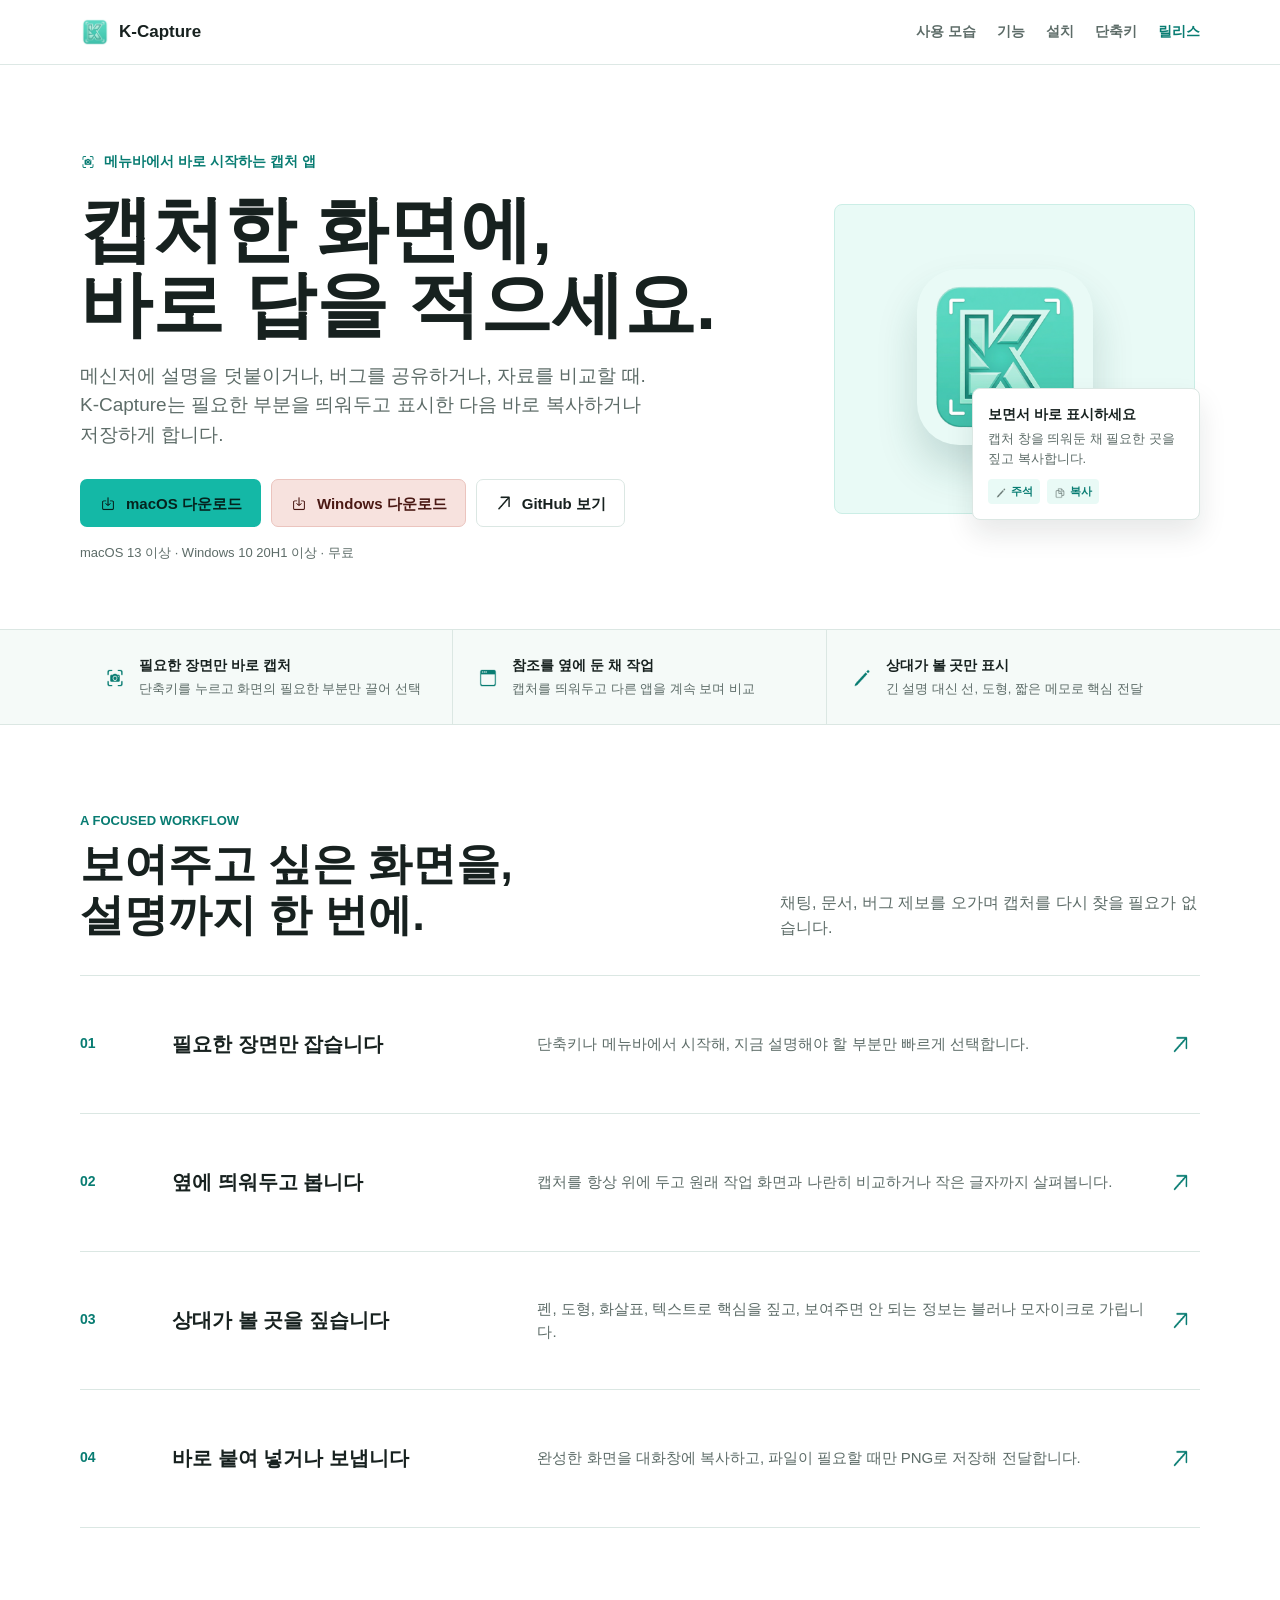
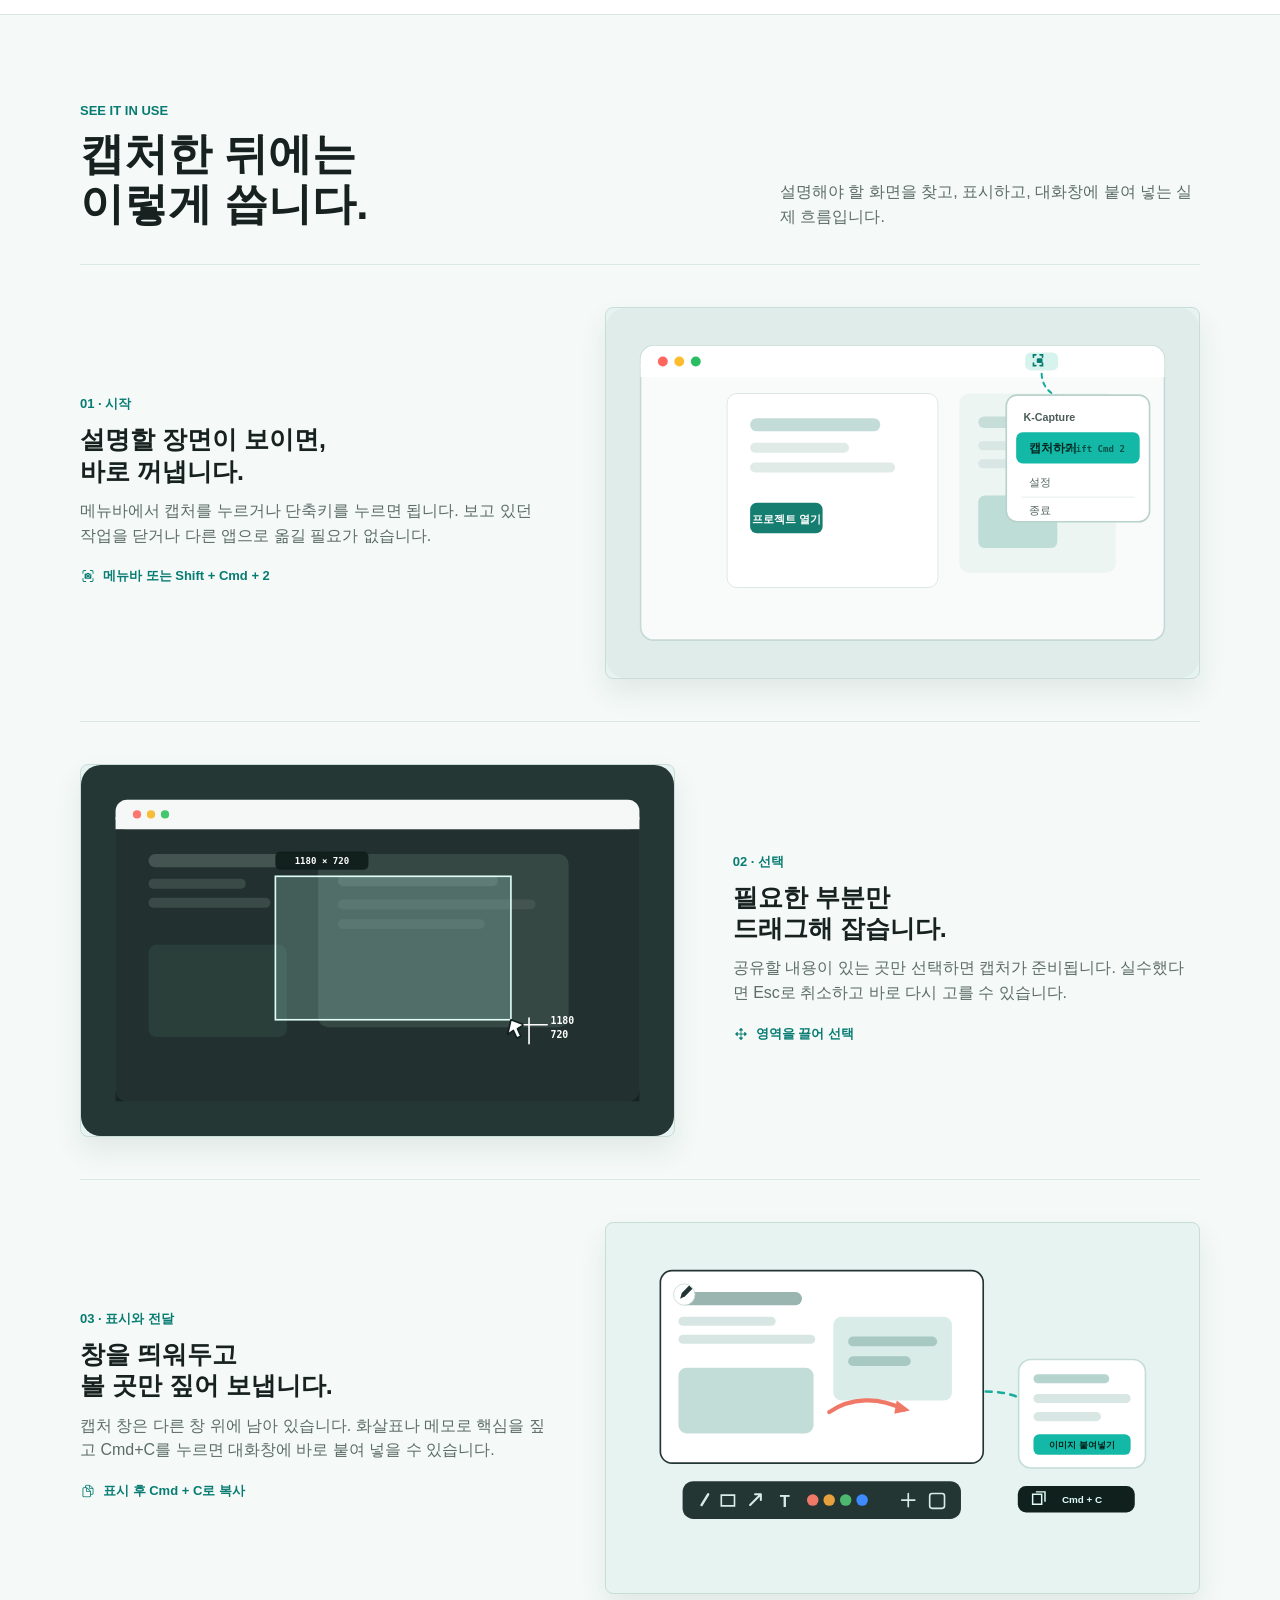
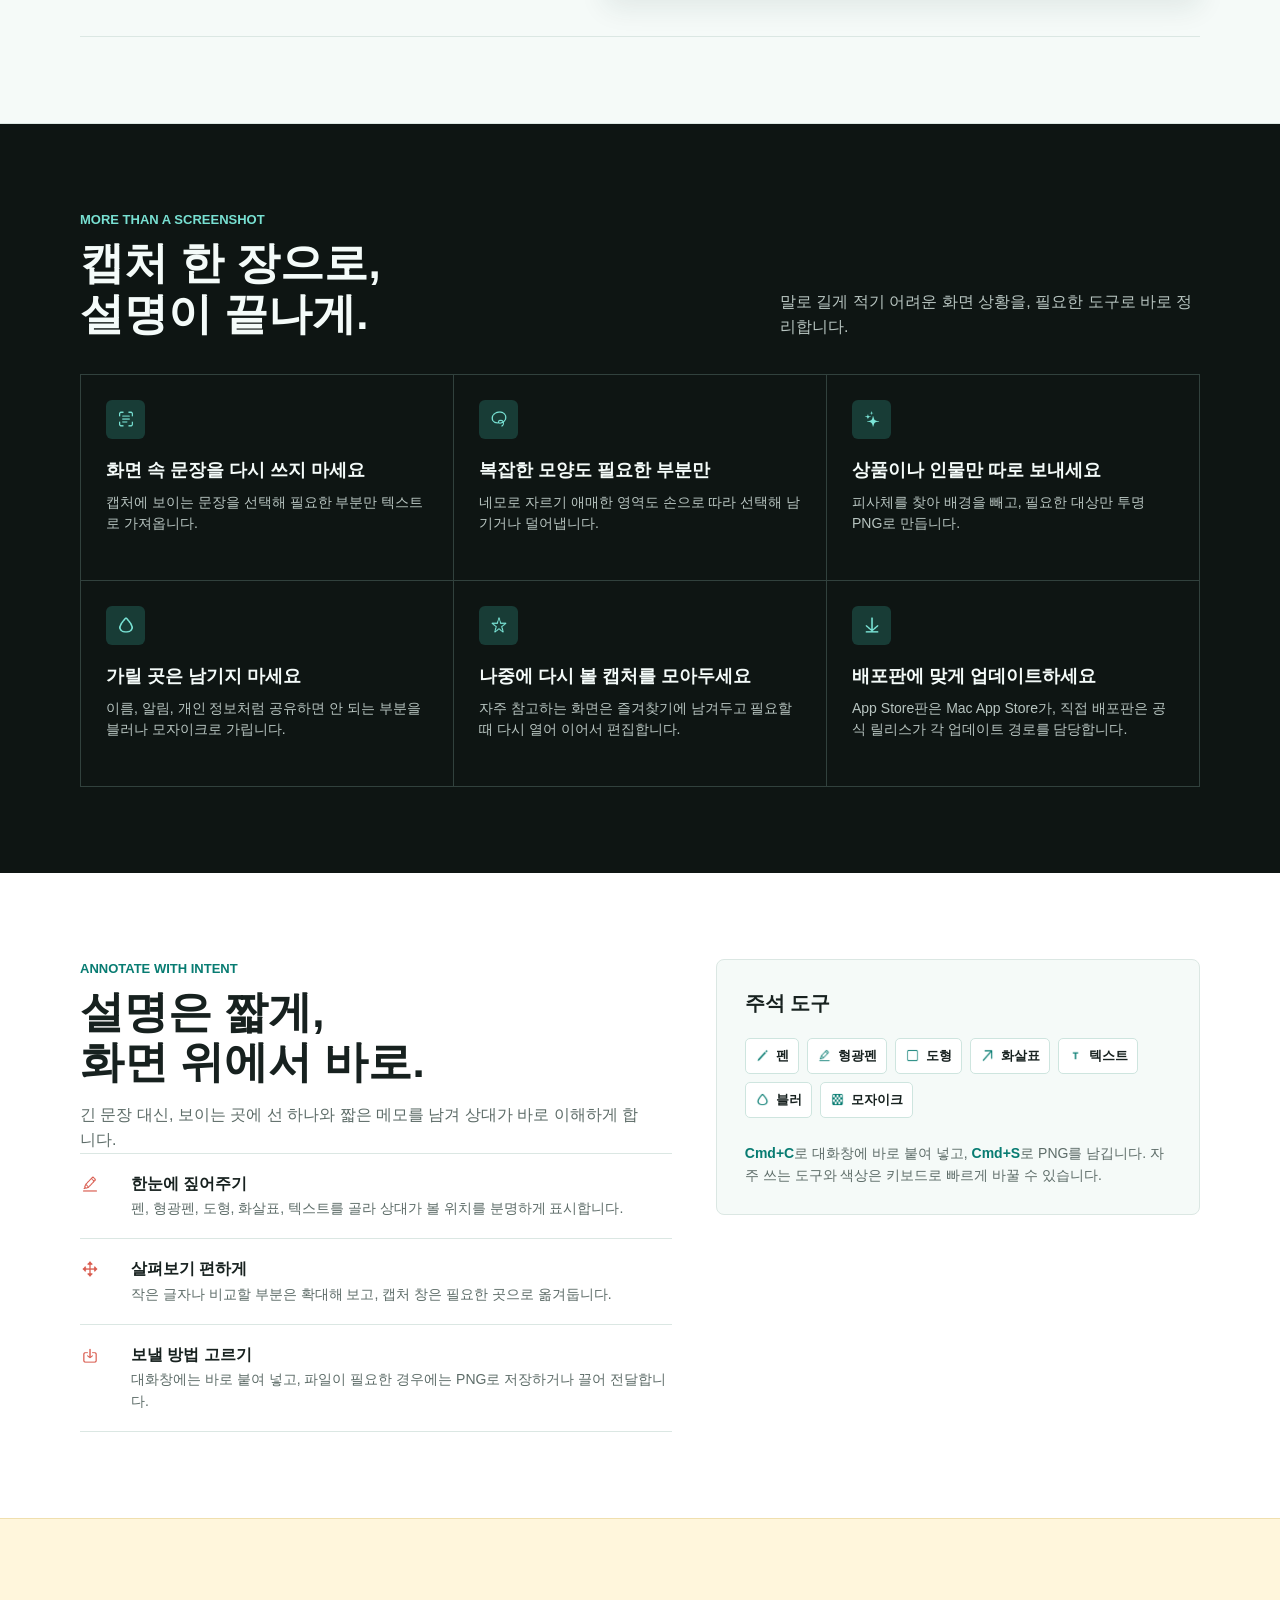
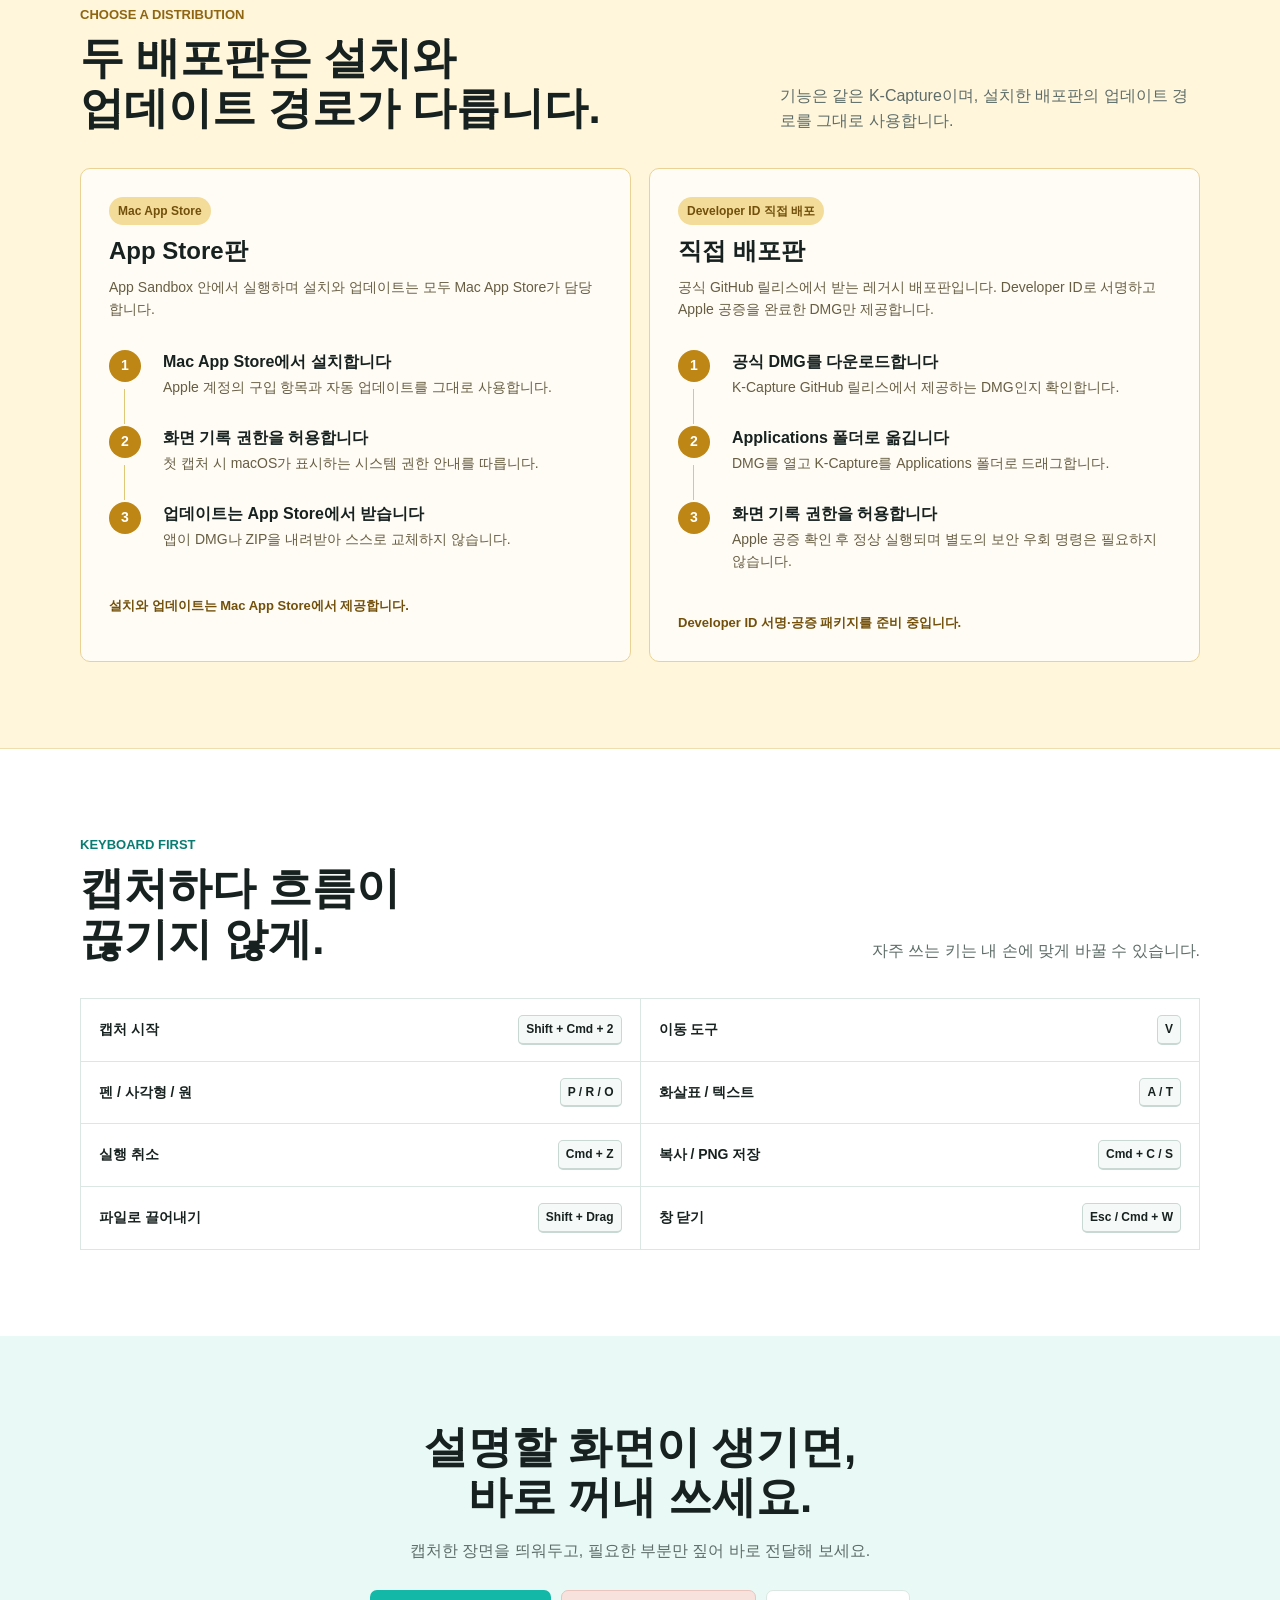
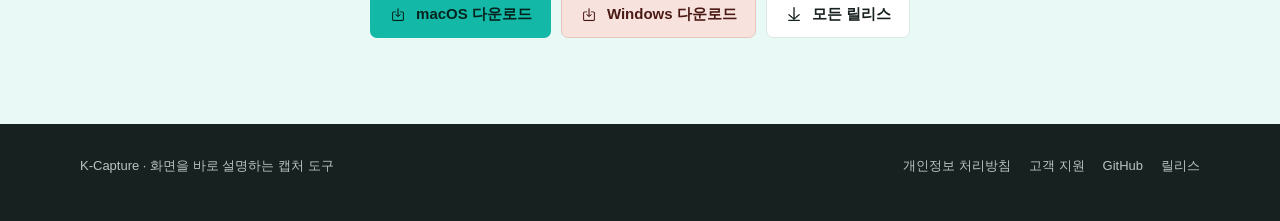
<file: docs/index.html>
<!doctype html>
<html lang="ko">
<head>
  <meta charset="utf-8">
  <meta name="viewport" content="width=device-width, initial-scale=1">
  <meta name="theme-color" content="#ffffff">
  <title>K-Capture | 화면을 캡처하고 바로 설명하세요</title>
  <meta name="description" content="메신저, 문서, 버그 제보에 필요한 화면을 캡처해 띄워두고 표시한 뒤 바로 복사하거나 저장하는 K-Capture.">
  <meta property="og:title" content="K-Capture | 화면을 캡처하고 바로 설명하세요">
  <meta property="og:description" content="필요한 화면을 꺼내 띄워두고, 상대가 볼 곳만 짚어 바로 전달하는 캡처 앱.">
  <meta property="og:image" content="https://rex-ingeni.github.io/K-Capture/icon.png">
  <meta property="og:type" content="website">
  <link rel="icon" href="icon.png">
  <style>
    :root {
      --ink: #17211f;
      --muted: #5d6c68;
      --mint: #14b8a6;
      --mint-dark: #087c72;
      --mint-pale: #e9faf6;
      --coral: #d95b4e;
      --gold: #bd8615;
      --gold-pale: #fff6dc;
      --line: #dbe7e3;
      --paper: #ffffff;
      --wash: #f5faf8;
      --black: #0e1513;
    }

    * { box-sizing: border-box; }
    html { scroll-behavior: smooth; }
    body {
      margin: 0;
      background: var(--paper);
      color: var(--ink);
      font-family: -apple-system, BlinkMacSystemFont, "Apple SD Gothic Neo", "Pretendard", "Segoe UI", sans-serif;
      line-height: 1.55;
      letter-spacing: 0;
      -webkit-font-smoothing: antialiased;
    }
    a { color: inherit; text-decoration: none; }
    button, a { -webkit-tap-highlight-color: transparent; }
    .shell { width: min(1120px, calc(100% - 40px)); margin: 0 auto; }

    .topbar {
      position: sticky;
      top: 0;
      z-index: 20;
      border-bottom: 1px solid rgba(219, 231, 227, .92);
      background: rgba(255, 255, 255, .94);
      backdrop-filter: blur(14px);
    }
    .nav { min-height: 64px; display: flex; align-items: center; justify-content: space-between; gap: 18px; }
    .brand { display: inline-flex; align-items: center; gap: 9px; font-weight: 800; font-size: 17px; }
    .brand img { width: 30px; height: 30px; border-radius: 7px; }
    .nav-links { display: flex; align-items: center; gap: 21px; color: var(--muted); font-size: 14px; font-weight: 650; }
    .nav-links a:hover { color: var(--mint-dark); }
    .nav-release { color: var(--mint-dark); }

    .hero { padding: 86px 0 66px; overflow: hidden; }
    .hero-grid { display: grid; grid-template-columns: minmax(0, 1fr) 390px; gap: 62px; align-items: center; }
    .eyebrow { display: inline-flex; align-items: center; gap: 8px; color: var(--mint-dark); font-weight: 800; font-size: 14px; }
    .app-symbol { display: inline-block; flex: 0 0 auto; width: 1em; height: 1em; background: currentColor; -webkit-mask: var(--symbol) center / contain no-repeat; mask: var(--symbol) center / contain no-repeat; }
    .eyebrow .app-symbol { width: 16px; height: 16px; }
    h1 { margin: 14px 0 18px; max-width: 690px; font-size: clamp(42px, 6vw, 72px); line-height: 1.05; letter-spacing: 0; }
    .hero-copy { max-width: 580px; margin: 0; color: var(--muted); font-size: 19px; }
    .hero-actions { display: flex; flex-wrap: wrap; gap: 10px; margin-top: 30px; }
    .button { display: inline-flex; min-height: 48px; align-items: center; justify-content: center; gap: 9px; padding: 0 18px; border: 1px solid transparent; border-radius: 7px; font-size: 15px; font-weight: 800; }
    .button .app-symbol { width: 18px; height: 18px; }
    .button.primary { color: #05231e; background: var(--mint); }
    .button.primary:hover { background: #2fc6b5; }
    .button.windows { color: #4a1914; background: #f7e2de; border-color: #ebc4be; }
    .button.windows:hover { background: #f2cbc4; }
    .button.secondary { border-color: var(--line); color: var(--ink); background: var(--paper); }
    .button.secondary:hover { border-color: var(--mint); background: var(--mint-pale); }
    .hero-note { margin: 16px 0 0; color: var(--muted); font-size: 13px; }
    .hero-art { position: relative; min-height: 350px; display: grid; place-items: center; }
    .hero-art::before { content: ""; position: absolute; inset: 22px 5px 18px 24px; background: var(--mint-pale); border: 1px solid #cbeee6; border-radius: 8px; }
    .app-icon { position: relative; width: 176px; height: 176px; border-radius: 42px; box-shadow: 0 24px 40px rgba(16, 79, 70, .18); }
    .floating-note { position: absolute; right: 0; bottom: 12px; width: 228px; padding: 15px; border: 1px solid var(--line); border-radius: 8px; background: var(--paper); box-shadow: 0 14px 28px rgba(23, 33, 31, .10); }
    .floating-note strong { display: block; font-size: 14px; }
    .floating-note span { display: block; margin-top: 3px; color: var(--muted); font-size: 13px; }
    .floating-note .mini-actions { display: flex; gap: 7px; margin-top: 10px; }
    .mini-actions b { display: inline-flex; align-items: center; gap: 4px; padding: 4px 7px; border-radius: 4px; color: var(--mint-dark); background: var(--mint-pale); font-size: 11px; }
    .mini-actions .app-symbol { width: 12px; height: 12px; }

    .quick-facts { border-top: 1px solid var(--line); border-bottom: 1px solid var(--line); background: var(--wash); }
    .facts { display: grid; grid-template-columns: repeat(3, 1fr); }
    .fact { min-height: 94px; display: flex; align-items: center; gap: 13px; padding: 18px 24px; border-right: 1px solid var(--line); }
    .fact:last-child { border-right: 0; }
    .fact .app-symbol { width: 22px; height: 22px; color: var(--mint-dark); }
    .fact strong, .fact span { display: block; }
    .fact strong { font-size: 14px; }
    .fact span { margin-top: 2px; color: var(--muted); font-size: 13px; }

    section { padding: 86px 0; }
    .section-top { display: flex; justify-content: space-between; align-items: end; gap: 24px; margin-bottom: 34px; }
    .section-kicker { margin: 0 0 8px; color: var(--mint-dark); font-weight: 800; font-size: 13px; text-transform: uppercase; }
    h2 { margin: 0; font-size: clamp(29px, 4vw, 44px); line-height: 1.15; }
    .section-intro { max-width: 420px; margin: 0; color: var(--muted); font-size: 16px; }

    .workflow { border-top: 1px solid var(--line); }
    .workflow-row { display: grid; grid-template-columns: 70px minmax(180px, .9fr) minmax(0, 1.6fr) 30px; gap: 22px; align-items: center; min-height: 138px; border-bottom: 1px solid var(--line); }
    .workflow-no { color: var(--mint-dark); font-size: 14px; font-weight: 800; }
    .workflow h3 { margin: 0; font-size: 20px; }
    .workflow p { margin: 0; color: var(--muted); font-size: 15px; }
    .workflow .app-symbol { width: 21px; height: 21px; color: var(--mint-dark); }

    .usage-showcase { background: var(--wash); border-top: 1px solid var(--line); border-bottom: 1px solid var(--line); }
    .usage-steps { border-top: 1px solid var(--line); }
    .usage-step { display: grid; grid-template-columns: minmax(0, .88fr) minmax(360px, 1.12fr); gap: 58px; align-items: center; padding: 42px 0; border-bottom: 1px solid var(--line); }
    .usage-step.reverse { grid-template-columns: minmax(360px, 1.12fr) minmax(0, .88fr); }
    .usage-step.reverse .usage-copy { order: 2; }
    .usage-number { display: block; margin-bottom: 10px; color: var(--mint-dark); font-size: 13px; font-weight: 800; }
    .usage-step h3 { margin: 0; font-size: 25px; line-height: 1.25; }
    .usage-step p { margin: 12px 0 0; color: var(--muted); font-size: 16px; }
    .usage-hint { display: inline-flex; align-items: center; gap: 7px; margin-top: 18px; color: var(--mint-dark); font-size: 13px; font-weight: 800; }
    .usage-hint .app-symbol { width: 16px; height: 16px; }
    .usage-figure { margin: 0; overflow: hidden; border: 1px solid #c8ddd8; border-radius: 8px; background: #e7f3f0; box-shadow: 0 14px 28px rgba(23, 57, 50, .09); }
    .usage-figure img { display: block; width: 100%; height: auto; }

    .feature-band { background: var(--black); color: #f4fbf9; }
    .feature-band .section-kicker { color: #78e0d2; }
    .feature-band .section-intro { color: #b8c5c1; }
    .feature-grid { display: grid; grid-template-columns: repeat(3, 1fr); border-top: 1px solid #31413d; border-left: 1px solid #31413d; }
    .feature { min-height: 206px; padding: 25px; border-right: 1px solid #31413d; border-bottom: 1px solid #31413d; }
    .feature .feature-icon { display: grid; width: 39px; height: 39px; place-items: center; border-radius: 6px; background: #183c36; color: #7be6d8; }
    .feature .app-symbol { width: 20px; height: 20px; }
    .feature h3 { margin: 18px 0 7px; font-size: 18px; }
    .feature p { margin: 0; color: #b8c5c1; font-size: 14px; }

    .capture-layout { display: grid; grid-template-columns: 1.1fr .9fr; gap: 44px; align-items: start; }
    .capability-list { list-style: none; padding: 0; margin: 0; border-top: 1px solid var(--line); }
    .capability-list li { display: grid; grid-template-columns: 38px 1fr; gap: 13px; padding: 18px 0; border-bottom: 1px solid var(--line); }
    .capability-list .app-symbol { width: 20px; height: 20px; color: var(--coral); }
    .capability-list strong { display: block; font-size: 16px; }
    .capability-list span { display: block; margin-top: 2px; color: var(--muted); font-size: 14px; }
    .annotation-panel { padding: 28px; border: 1px solid var(--line); border-radius: 8px; background: var(--wash); }
    .annotation-panel h3 { margin: 0; font-size: 20px; }
    .tool-line { display: flex; flex-wrap: wrap; gap: 8px; margin: 19px 0 25px; }
    .tool { display: inline-flex; align-items: center; gap: 6px; padding: 7px 9px; border: 1px solid #cee5df; border-radius: 5px; background: var(--paper); color: var(--ink); font-size: 13px; font-weight: 700; }
    .tool .app-symbol { width: 15px; height: 15px; color: var(--mint-dark); }
    .annotation-panel p { margin: 0; color: var(--muted); font-size: 14px; }
    .annotation-panel .accent { color: var(--mint-dark); font-weight: 750; }

    .install { background: var(--gold-pale); border-top: 1px solid #f0dfae; border-bottom: 1px solid #f0dfae; }
    .install .section-kicker { color: #8e6510; }
    .distribution-grid { display: grid; grid-template-columns: repeat(2, minmax(0, 1fr)); gap: 18px; margin-top: 34px; }
    .distribution-card { padding: 28px; border: 1px solid #ead294; border-radius: 10px; background: rgba(255, 255, 255, .72); }
    .distribution-card h3 { margin: 7px 0 8px; font-size: 24px; }
    .distribution-card > p { margin: 0; color: #675d42; font-size: 14px; }
    .channel-badge { display: inline-flex; min-height: 28px; align-items: center; padding: 0 9px; border-radius: 999px; color: #72500b !important; background: #f3dc99; font-size: 12px !important; font-weight: 800; }
    .channel-status { display: block; margin: 18px 0 0; color: #72500b; font-size: 13px; font-weight: 800; }
    .distribution-card .button { margin-top: 18px; }
    .distribution-card[hidden], [hidden] { display: none !important; }
    body[data-requested-channel="app-store"] [data-channel-card="direct"],
    body[data-requested-channel="direct"] [data-channel-card="app-store"] { display: none; }
    body[data-requested-channel="app-store"] .distribution-grid,
    body[data-requested-channel="direct"] .distribution-grid { grid-template-columns: minmax(0, 620px); }
    .install-steps { list-style: none; padding: 0; margin: 29px 0 0; counter-reset: install; }
    .install-steps li { position: relative; min-height: 76px; padding: 0 0 22px 54px; counter-increment: install; }
    .install-steps li::before { content: counter(install); position: absolute; top: 0; left: 0; display: grid; width: 32px; height: 32px; place-items: center; border-radius: 50%; background: var(--gold); color: #fff; font-size: 14px; font-weight: 800; }
    .install-steps li:not(:last-child)::after { content: ""; position: absolute; top: 39px; bottom: 2px; left: 15px; width: 1px; background: #dfc778; }
    .install-steps strong { display: block; font-size: 16px; }
    .install-steps span { display: block; margin-top: 3px; color: #675d42; font-size: 14px; }

    .shortcuts { display: grid; grid-template-columns: repeat(2, 1fr); border-top: 1px solid var(--line); border-left: 1px solid var(--line); }
    .shortcut { display: flex; align-items: center; justify-content: space-between; gap: 16px; padding: 16px 18px; border-right: 1px solid var(--line); border-bottom: 1px solid var(--line); }
    .shortcut span { font-size: 14px; font-weight: 700; }
    kbd { padding: 4px 7px; border: 1px solid #c8d8d3; border-bottom-width: 2px; border-radius: 5px; background: var(--wash); color: var(--ink); font-family: inherit; font-size: 12px; font-weight: 800; white-space: nowrap; }

    .closing { padding: 86px 0; background: var(--mint-pale); text-align: center; }
    .closing h2 { max-width: 690px; margin: 0 auto; }
    .closing p { max-width: 520px; margin: 16px auto 26px; color: var(--muted); }
    .closing .hero-actions { justify-content: center; margin-top: 0; }

    footer { padding: 32px 0 45px; background: var(--ink); color: #b8c5c1; }
    .footer-row { display: flex; justify-content: space-between; gap: 22px; align-items: center; font-size: 13px; }
    .footer-links { display: flex; gap: 18px; }
    .footer-links a:hover { color: #7be6d8; }

    @media (max-width: 820px) {
      .nav-links { display: none; }
      .hero { padding-top: 60px; }
      .hero-grid, .capture-layout, .distribution-grid { grid-template-columns: 1fr; gap: 34px; }
      .hero-art { min-height: 260px; max-width: 470px; width: 100%; margin: 0 auto; }
      .facts, .feature-grid { grid-template-columns: 1fr; }
      .fact { border-right: 0; border-bottom: 1px solid var(--line); }
      .fact:last-child { border-bottom: 0; }
      .section-top { display: block; }
      .section-intro { margin-top: 14px; }
      .workflow-row { grid-template-columns: 52px 1fr 24px; gap: 12px; padding: 22px 0; }
      .workflow p { grid-column: 2 / 4; }
      .usage-step, .usage-step.reverse { grid-template-columns: 1fr; gap: 22px; padding: 30px 0; }
      .usage-step.reverse .usage-copy { order: 0; }
    }
    @media (max-width: 540px) {
      .shell { width: min(100% - 30px, 1120px); }
      .hero { padding: 48px 0; }
      h1 { font-size: 43px; }
      .hero-copy { font-size: 17px; }
      .app-icon { width: 138px; height: 138px; border-radius: 32px; }
      .floating-note { right: 3px; width: 205px; }
      section { padding: 62px 0; }
      .workflow-row { grid-template-columns: 38px 1fr 18px; }
      .shortcuts { grid-template-columns: 1fr; }
      .footer-row { display: block; }
      .footer-links { margin-top: 12px; }
    }
  </style>
</head>
<body data-direct-status="preparing">
  <header class="topbar">
    <nav class="nav shell" aria-label="주요 메뉴">
      <a class="brand" href="#top"><img src="icon.png" alt="">K-Capture</a>
      <div class="nav-links">
        <a href="#usage">사용 모습</a>
        <a href="#features">기능</a>
        <a href="#install">설치</a>
        <a href="#shortcuts">단축키</a>
        <a class="nav-release" href="https://github.com/rex-ingeni/K-Capture/releases">릴리스</a>
      </div>
    </nav>
  </header>

  <main id="top">
    <section class="hero" aria-labelledby="hero-title">
      <div class="shell hero-grid">
        <div>
          <div class="eyebrow"><span class="app-symbol" style="--symbol: url('assets/capture-macos.png')" aria-hidden="true"></span>메뉴바에서 바로 시작하는 캡처 앱</div>
          <h1 id="hero-title">캡처한 화면에,<br>바로 답을 적으세요.</h1>
          <p class="hero-copy">메신저에 설명을 덧붙이거나, 버그를 공유하거나, 자료를 비교할 때. K-Capture는 필요한 부분을 띄워두고 표시한 다음 바로 복사하거나 저장하게 합니다.</p>
          <div class="hero-actions">
            <a class="button primary" data-macos-download href="https://github.com/rex-ingeni/K-Capture/releases/latest"><span class="app-symbol" style="--symbol: url('assets/save-macos.png')" aria-hidden="true"></span>macOS 다운로드</a>
            <a class="button windows" data-windows-download href="https://github.com/rex-ingeni/K-Capture/releases"><span class="app-symbol" style="--symbol: url('assets/save-macos.png')" aria-hidden="true"></span>Windows 다운로드</a>
            <a class="button secondary" href="https://github.com/rex-ingeni/K-Capture"><span class="app-symbol" style="--symbol: url('assets/arrow-macos.png')" aria-hidden="true"></span>GitHub 보기</a>
          </div>
          <p class="hero-note">macOS 13 이상 · Windows 10 20H1 이상 · 무료</p>
        </div>
        <div class="hero-art" aria-label="K-Capture 플로팅 캡처를 상징하는 그래픽">
          <img class="app-icon" src="icon.png" alt="K-Capture 앱 아이콘">
          <div class="floating-note">
            <strong>보면서 바로 표시하세요</strong>
            <span>캡처 창을 띄워둔 채 필요한 곳을 짚고 복사합니다.</span>
            <div class="mini-actions"><b><span class="app-symbol" style="--symbol: url('assets/pencil-macos.png')" aria-hidden="true"></span>주석</b><b><span class="app-symbol" style="--symbol: url('assets/copy-macos.png')" aria-hidden="true"></span>복사</b></div>
          </div>
        </div>
      </div>
    </section>

    <div class="quick-facts">
      <div class="shell facts">
        <div class="fact"><span class="app-symbol" style="--symbol: url('assets/capture-macos.png')" aria-hidden="true"></span><div><strong>필요한 장면만 바로 캡처</strong><span>단축키를 누르고 화면의 필요한 부분만 끌어 선택</span></div></div>
        <div class="fact"><span class="app-symbol" style="--symbol: url('assets/floating-macos.png')" aria-hidden="true"></span><div><strong>참조를 옆에 둔 채 작업</strong><span>캡처를 띄워두고 다른 앱을 계속 보며 비교</span></div></div>
        <div class="fact"><span class="app-symbol" style="--symbol: url('assets/pencil-macos.png')" aria-hidden="true"></span><div><strong>상대가 볼 곳만 표시</strong><span>긴 설명 대신 선, 도형, 짧은 메모로 핵심 전달</span></div></div>
      </div>
    </div>

    <section id="workflow">
      <div class="shell">
        <div class="section-top">
          <div><p class="section-kicker">A focused workflow</p><h2>보여주고 싶은 화면을,<br>설명까지 한 번에.</h2></div>
          <p class="section-intro">채팅, 문서, 버그 제보를 오가며 캡처를 다시 찾을 필요가 없습니다.</p>
        </div>
        <div class="workflow">
          <div class="workflow-row"><span class="workflow-no">01</span><h3>필요한 장면만 잡습니다</h3><p>단축키나 메뉴바에서 시작해, 지금 설명해야 할 부분만 빠르게 선택합니다.</p><span class="app-symbol" style="--symbol: url('assets/arrow-macos.png')" aria-hidden="true"></span></div>
          <div class="workflow-row"><span class="workflow-no">02</span><h3>옆에 띄워두고 봅니다</h3><p>캡처를 항상 위에 두고 원래 작업 화면과 나란히 비교하거나 작은 글자까지 살펴봅니다.</p><span class="app-symbol" style="--symbol: url('assets/arrow-macos.png')" aria-hidden="true"></span></div>
          <div class="workflow-row"><span class="workflow-no">03</span><h3>상대가 볼 곳을 짚습니다</h3><p>펜, 도형, 화살표, 텍스트로 핵심을 짚고, 보여주면 안 되는 정보는 블러나 모자이크로 가립니다.</p><span class="app-symbol" style="--symbol: url('assets/arrow-macos.png')" aria-hidden="true"></span></div>
          <div class="workflow-row"><span class="workflow-no">04</span><h3>바로 붙여 넣거나 보냅니다</h3><p>완성한 화면을 대화창에 복사하고, 파일이 필요할 때만 PNG로 저장해 전달합니다.</p><span class="app-symbol" style="--symbol: url('assets/arrow-macos.png')" aria-hidden="true"></span></div>
        </div>
      </div>
    </section>

    <section id="usage" class="usage-showcase" aria-labelledby="usage-title">
      <div class="shell">
        <div class="section-top">
          <div><p class="section-kicker">See it in use</p><h2 id="usage-title">캡처한 뒤에는<br>이렇게 씁니다.</h2></div>
          <p class="section-intro">설명해야 할 화면을 찾고, 표시하고, 대화창에 붙여 넣는 실제 흐름입니다.</p>
        </div>
        <div class="usage-steps">
          <article class="usage-step">
            <div class="usage-copy">
              <span class="usage-number">01 · 시작</span>
              <h3>설명할 장면이 보이면,<br>바로 꺼냅니다.</h3>
              <p>메뉴바에서 캡처를 누르거나 단축키를 누르면 됩니다. 보고 있던 작업을 닫거나 다른 앱으로 옮길 필요가 없습니다.</p>
              <span class="usage-hint"><span class="app-symbol" style="--symbol: url('assets/capture-macos.png')" aria-hidden="true"></span>메뉴바 또는 Shift + Cmd + 2</span>
            </div>
            <figure class="usage-figure"><img src="assets/usage-capture-start.svg" alt="메뉴바의 K-Capture 아이콘을 눌러 캡처하기를 선택하는 화면"></figure>
          </article>
          <article class="usage-step reverse">
            <figure class="usage-figure"><img src="assets/usage-select-area.svg" alt="어두워진 화면 위에서 필요한 부분을 드래그해 선택하는 화면"></figure>
            <div class="usage-copy">
              <span class="usage-number">02 · 선택</span>
              <h3>필요한 부분만<br>드래그해 잡습니다.</h3>
              <p>공유할 내용이 있는 곳만 선택하면 캡처가 준비됩니다. 실수했다면 Esc로 취소하고 바로 다시 고를 수 있습니다.</p>
              <span class="usage-hint"><span class="app-symbol" style="--symbol: url('assets/move-macos.png')" aria-hidden="true"></span>영역을 끌어 선택</span>
            </div>
          </article>
          <article class="usage-step">
            <div class="usage-copy">
              <span class="usage-number">03 · 표시와 전달</span>
              <h3>창을 띄워두고<br>볼 곳만 짚어 보냅니다.</h3>
              <p>캡처 창은 다른 창 위에 남아 있습니다. 화살표나 메모로 핵심을 짚고 Cmd+C를 누르면 대화창에 바로 붙여 넣을 수 있습니다.</p>
              <span class="usage-hint"><span class="app-symbol" style="--symbol: url('assets/copy-macos.png')" aria-hidden="true"></span>표시 후 Cmd + C로 복사</span>
            </div>
            <figure class="usage-figure"><img src="assets/usage-annotate-send.svg" alt="떠 있는 캡처 창에 화살표를 그린 뒤 대화창에 이미지를 붙여 넣는 화면"></figure>
          </article>
        </div>
      </div>
    </section>

    <section id="features" class="feature-band">
      <div class="shell">
        <div class="section-top">
          <div><p class="section-kicker">More than a screenshot</p><h2>캡처 한 장으로,<br>설명이 끝나게.</h2></div>
          <p class="section-intro">말로 길게 적기 어려운 화면 상황을, 필요한 도구로 바로 정리합니다.</p>
        </div>
        <div class="feature-grid">
          <article class="feature"><div class="feature-icon"><span class="app-symbol" style="--symbol: url('assets/ocr-macos.png')" aria-hidden="true"></span></div><h3>화면 속 문장을 다시 쓰지 마세요</h3><p>캡처에 보이는 문장을 선택해 필요한 부분만 텍스트로 가져옵니다.</p></article>
          <article class="feature"><div class="feature-icon"><span class="app-symbol" style="--symbol: url('assets/lasso-macos.png')" aria-hidden="true"></span></div><h3>복잡한 모양도 필요한 부분만</h3><p>네모로 자르기 애매한 영역도 손으로 따라 선택해 남기거나 덜어냅니다.</p></article>
          <article class="feature"><div class="feature-icon"><span class="app-symbol" style="--symbol: url('assets/subject-macos.png')" aria-hidden="true"></span></div><h3>상품이나 인물만 따로 보내세요</h3><p>피사체를 찾아 배경을 빼고, 필요한 대상만 투명 PNG로 만듭니다.</p></article>
          <article class="feature"><div class="feature-icon"><span class="app-symbol" style="--symbol: url('assets/blur-macos.png')" aria-hidden="true"></span></div><h3>가릴 곳은 남기지 마세요</h3><p>이름, 알림, 개인 정보처럼 공유하면 안 되는 부분을 블러나 모자이크로 가립니다.</p></article>
          <article class="feature"><div class="feature-icon"><span class="app-symbol" style="--symbol: url('assets/favorite-macos.png')" aria-hidden="true"></span></div><h3>나중에 다시 볼 캡처를 모아두세요</h3><p>자주 참고하는 화면은 즐겨찾기에 남겨두고 필요할 때 다시 열어 이어서 편집합니다.</p></article>
          <article class="feature"><div class="feature-icon"><span class="app-symbol" style="--symbol: url('assets/update-macos.png')" aria-hidden="true"></span></div><h3>배포판에 맞게 업데이트하세요</h3><p>App Store판은 Mac App Store가, 직접 배포판은 공식 릴리스가 각 업데이트 경로를 담당합니다.</p></article>
        </div>
      </div>
    </section>

    <section>
      <div class="shell capture-layout">
        <div>
          <p class="section-kicker">Annotate with intent</p>
          <h2>설명은 짧게,<br>화면 위에서 바로.</h2>
          <p class="section-intro" style="margin-top: 15px; max-width: 560px;">긴 문장 대신, 보이는 곳에 선 하나와 짧은 메모를 남겨 상대가 바로 이해하게 합니다.</p>
          <ul class="capability-list">
            <li><span class="app-symbol" style="--symbol: url('assets/highlighter-macos.png')" aria-hidden="true"></span><div><strong>한눈에 짚어주기</strong><span>펜, 형광펜, 도형, 화살표, 텍스트를 골라 상대가 볼 위치를 분명하게 표시합니다.</span></div></li>
            <li><span class="app-symbol" style="--symbol: url('assets/move-macos.png')" aria-hidden="true"></span><div><strong>살펴보기 편하게</strong><span>작은 글자나 비교할 부분은 확대해 보고, 캡처 창은 필요한 곳으로 옮겨둡니다.</span></div></li>
            <li><span class="app-symbol" style="--symbol: url('assets/save-macos.png')" aria-hidden="true"></span><div><strong>보낼 방법 고르기</strong><span>대화창에는 바로 붙여 넣고, 파일이 필요한 경우에는 PNG로 저장하거나 끌어 전달합니다.</span></div></li>
          </ul>
        </div>
        <aside class="annotation-panel" aria-label="주석 도구 예시">
          <h3>주석 도구</h3>
          <div class="tool-line">
            <span class="tool"><span class="app-symbol" style="--symbol: url('assets/pencil-macos.png')" aria-hidden="true"></span>펜</span>
            <span class="tool"><span class="app-symbol" style="--symbol: url('assets/highlighter-macos.png')" aria-hidden="true"></span>형광펜</span>
            <span class="tool"><span class="app-symbol" style="--symbol: url('assets/rectangle-macos.png')" aria-hidden="true"></span>도형</span>
            <span class="tool"><span class="app-symbol" style="--symbol: url('assets/arrow-macos.png')" aria-hidden="true"></span>화살표</span>
            <span class="tool"><span class="app-symbol" style="--symbol: url('assets/text-macos.png')" aria-hidden="true"></span>텍스트</span>
            <span class="tool"><span class="app-symbol" style="--symbol: url('assets/blur-macos.png')" aria-hidden="true"></span>블러</span>
            <span class="tool"><span class="app-symbol" style="--symbol: url('assets/mosaic-macos.png')" aria-hidden="true"></span>모자이크</span>
          </div>
          <p><span class="accent">Cmd+C</span>로 대화창에 바로 붙여 넣고, <span class="accent">Cmd+S</span>로 PNG를 남깁니다. 자주 쓰는 도구와 색상은 키보드로 빠르게 바꿀 수 있습니다.</p>
        </aside>
      </div>
    </section>

    <section id="install" class="install">
      <div class="shell">
        <div class="section-top">
          <div><p class="section-kicker">Choose a distribution</p><h2>두 배포판은 설치와<br>업데이트 경로가 다릅니다.</h2></div>
          <p class="section-intro" data-channel-context>기능은 같은 K-Capture이며, 설치한 배포판의 업데이트 경로를 그대로 사용합니다.</p>
        </div>
        <div class="distribution-grid">
          <article class="distribution-card" data-channel-card="app-store">
            <span class="channel-badge">Mac App Store</span>
            <h3>App Store판</h3>
            <p>App Sandbox 안에서 실행하며 설치와 업데이트는 모두 Mac App Store가 담당합니다.</p>
            <ol class="install-steps">
              <li><strong>Mac App Store에서 설치합니다</strong><span>Apple 계정의 구입 항목과 자동 업데이트를 그대로 사용합니다.</span></li>
              <li><strong>화면 기록 권한을 허용합니다</strong><span>첫 캡처 시 macOS가 표시하는 시스템 권한 안내를 따릅니다.</span></li>
              <li><strong>업데이트는 App Store에서 받습니다</strong><span>앱이 DMG나 ZIP을 내려받아 스스로 교체하지 않습니다.</span></li>
            </ol>
            <span class="channel-status">설치와 업데이트는 Mac App Store에서 제공합니다.</span>
            <a class="button primary" data-app-store-download hidden href="https://apps.apple.com/app/id6795031618"><span class="app-symbol" style="--symbol: url('assets/update-macos.png')" aria-hidden="true"></span>Mac App Store에서 받기</a>
          </article>
          <article class="distribution-card" data-channel-card="direct">
            <span class="channel-badge">Developer ID 직접 배포</span>
            <h3>직접 배포판</h3>
            <p>공식 GitHub 릴리스에서 받는 레거시 배포판입니다. Developer ID로 서명하고 Apple 공증을 완료한 DMG만 제공합니다.</p>
            <ol class="install-steps">
              <li><strong>공식 DMG를 다운로드합니다</strong><span>K-Capture GitHub 릴리스에서 제공하는 DMG인지 확인합니다.</span></li>
              <li><strong>Applications 폴더로 옮깁니다</strong><span>DMG를 열고 K-Capture를 Applications 폴더로 드래그합니다.</span></li>
              <li><strong>화면 기록 권한을 허용합니다</strong><span>Apple 공증 확인 후 정상 실행되며 별도의 보안 우회 명령은 필요하지 않습니다.</span></li>
            </ol>
            <span class="channel-status" data-direct-pending>Developer ID 서명·공증 패키지를 준비 중입니다.</span>
            <a class="button secondary" data-direct-download hidden href="https://github.com/rex-ingeni/K-Capture/releases/latest"><span class="app-symbol" style="--symbol: url('assets/save-macos.png')" aria-hidden="true"></span>공증된 DMG 받기</a>
          </article>
        </div>
      </div>
    </section>

    <section id="shortcuts">
      <div class="shell">
        <div class="section-top">
          <div><p class="section-kicker">Keyboard first</p><h2>캡처하다 흐름이<br>끊기지 않게.</h2></div>
          <p class="section-intro">자주 쓰는 키는 내 손에 맞게 바꿀 수 있습니다.</p>
        </div>
        <div class="shortcuts">
          <div class="shortcut"><span>캡처 시작</span><kbd>Shift + Cmd + 2</kbd></div>
          <div class="shortcut"><span>이동 도구</span><kbd>V</kbd></div>
          <div class="shortcut"><span>펜 / 사각형 / 원</span><kbd>P / R / O</kbd></div>
          <div class="shortcut"><span>화살표 / 텍스트</span><kbd>A / T</kbd></div>
          <div class="shortcut"><span>실행 취소</span><kbd>Cmd + Z</kbd></div>
          <div class="shortcut"><span>복사 / PNG 저장</span><kbd>Cmd + C / S</kbd></div>
          <div class="shortcut"><span>파일로 끌어내기</span><kbd>Shift + Drag</kbd></div>
          <div class="shortcut"><span>창 닫기</span><kbd>Esc / Cmd + W</kbd></div>
        </div>
      </div>
    </section>

    <section class="closing">
      <div class="shell">
        <h2>설명할 화면이 생기면,<br>바로 꺼내 쓰세요.</h2>
        <p>캡처한 장면을 띄워두고, 필요한 부분만 짚어 바로 전달해 보세요.</p>
        <div class="hero-actions">
          <a class="button primary" data-macos-download href="https://github.com/rex-ingeni/K-Capture/releases/latest"><span class="app-symbol" style="--symbol: url('assets/save-macos.png')" aria-hidden="true"></span>macOS 다운로드</a>
          <a class="button windows" data-windows-download href="https://github.com/rex-ingeni/K-Capture/releases"><span class="app-symbol" style="--symbol: url('assets/save-macos.png')" aria-hidden="true"></span>Windows 다운로드</a>
          <a class="button secondary" href="https://github.com/rex-ingeni/K-Capture/releases"><span class="app-symbol" style="--symbol: url('assets/update-macos.png')" aria-hidden="true"></span>모든 릴리스</a>
        </div>
      </div>
    </section>
  </main>

  <footer>
    <div class="shell footer-row">
      <span>K-Capture · 화면을 바로 설명하는 캡처 도구</span>
      <div class="footer-links"><a href="privacy.html">개인정보 처리방침</a><a href="support.html">고객 지원</a><a href="https://github.com/rex-ingeni/K-Capture">GitHub</a><a href="https://github.com/rex-ingeni/K-Capture/releases">릴리스</a></div>
    </div>
  </footer>
  <script>
    (() => {
      const releasePath = "/rex-ingeni/K-Capture/releases/download/";

      function updateDownloads(selector, manifestUri, assetKey, tagPrefix, extension, label) {
        fetch(manifestUri, { cache: "no-store" })
          .then(response => response.ok ? response.json() : Promise.reject())
          .then(manifest => {
            const version = manifest.version;
            const installer = new URL(manifest[assetKey]);
            const expectedPath = releasePath + tagPrefix + version + "/";
            const isTrustedRelease = version
              && installer.protocol === "https:"
              && installer.host === "github.com"
              && installer.pathname.startsWith(expectedPath)
              && installer.pathname.endsWith(extension);

            if (!isTrustedRelease) {
              return;
            }

            document.querySelectorAll(selector).forEach(link => {
              link.href = installer.href;
              link.setAttribute("aria-label", label + " v" + version + " 다운로드");
              link.lastChild.textContent = label + " v" + version + " 다운로드";
            });
          })
          .catch(() => {});
      }

      updateDownloads(
        "[data-macos-download]",
        "https://raw.githubusercontent.com/rex-ingeni/K-Capture/main/version.json",
        "dmg",
        "v",
        ".dmg",
        "macOS");
      updateDownloads(
        "[data-windows-download]",
        "https://raw.githubusercontent.com/rex-ingeni/K-Capture/main/windows-version.json",
        "url",
        "windows-v",
        ".msi",
        "Windows");

      // ?channel=app-store 또는 ?channel=direct로 들어오면 해당 설치 경로만 보여준다.
      const channel = new URLSearchParams(window.location.search).get("channel");
      if (channel === "app-store" || channel === "direct") {
        document.body.dataset.requestedChannel = channel;
      }

      if (document.body.dataset.directStatus === "released") {
        document.querySelector("[data-direct-pending]")?.setAttribute("hidden", "");
        document.querySelector("[data-direct-download]")?.removeAttribute("hidden");
      }
    })();
  </script>
</body>
</html>
</file>
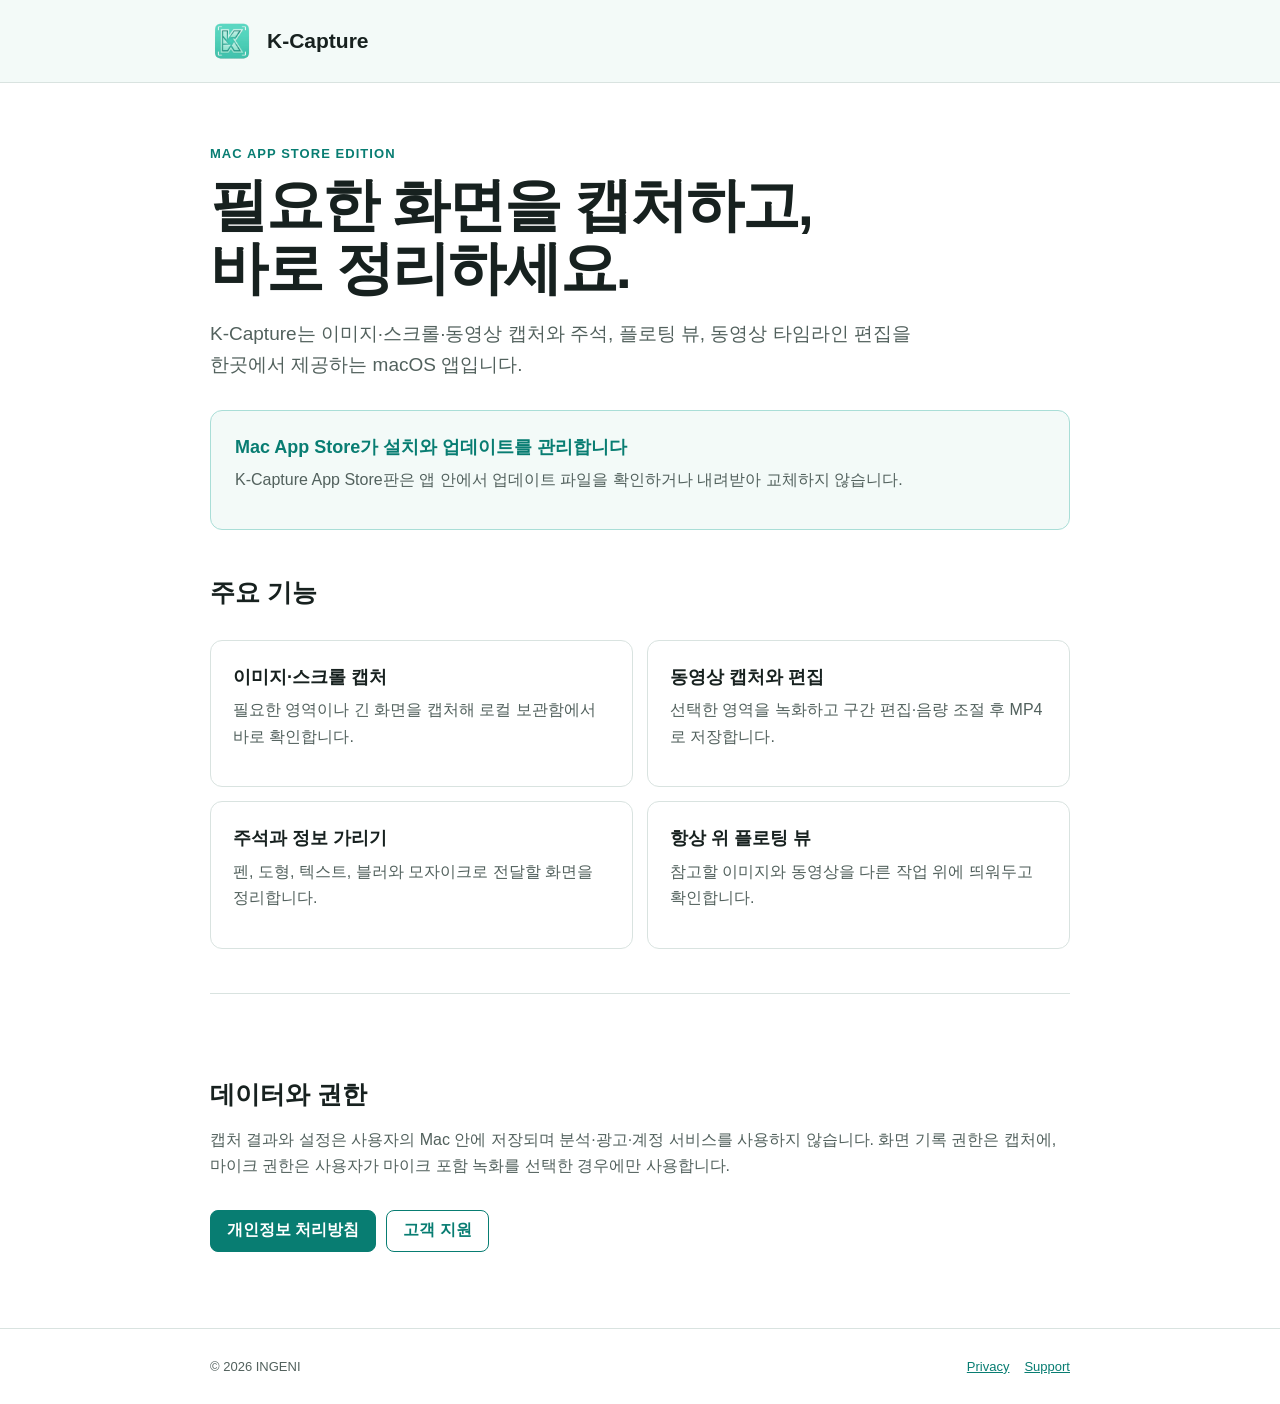
<file: docs/app-store.html>
<!doctype html>
<html lang="ko">
<head>
  <meta charset="utf-8">
  <meta name="viewport" content="width=device-width, initial-scale=1">
  <meta name="description" content="K-Capture Mac App Store판 제품 정보">
  <title>K-Capture · Mac App Store판</title>
  <link rel="stylesheet" href="site-info.css">
</head>
<body>
  <header>
    <div class="shell"><a class="brand" href="app-store.html"><img src="icon.png" alt="">K-Capture</a></div>
  </header>
  <main class="shell">
    <div class="eyebrow">Mac App Store edition</div>
    <h1>필요한 화면을 캡처하고,<br>바로 정리하세요.</h1>
    <p class="lead">K-Capture는 이미지·스크롤·동영상 캡처와 주석, 플로팅 뷰, 동영상 타임라인 편집을 한곳에서 제공하는 macOS 앱입니다.</p>

    <div class="notice">
      <strong>Mac App Store가 설치와 업데이트를 관리합니다</strong>
      <p>K-Capture App Store판은 앱 안에서 업데이트 파일을 확인하거나 내려받아 교체하지 않습니다.</p>
    </div>

    <section aria-labelledby="features-title">
      <h2 id="features-title">주요 기능</h2>
      <div class="grid">
        <article class="card"><h3>이미지·스크롤 캡처</h3><p>필요한 영역이나 긴 화면을 캡처해 로컬 보관함에서 바로 확인합니다.</p></article>
        <article class="card"><h3>동영상 캡처와 편집</h3><p>선택한 영역을 녹화하고 구간 편집·음량 조절 후 MP4로 저장합니다.</p></article>
        <article class="card"><h3>주석과 정보 가리기</h3><p>펜, 도형, 텍스트, 블러와 모자이크로 전달할 화면을 정리합니다.</p></article>
        <article class="card"><h3>항상 위 플로팅 뷰</h3><p>참고할 이미지와 동영상을 다른 작업 위에 띄워두고 확인합니다.</p></article>
      </div>
    </section>

    <section aria-labelledby="privacy-title">
      <h2 id="privacy-title">데이터와 권한</h2>
      <p>캡처 결과와 설정은 사용자의 Mac 안에 저장되며 분석·광고·계정 서비스를 사용하지 않습니다. 화면 기록 권한은 캡처에, 마이크 권한은 사용자가 마이크 포함 녹화를 선택한 경우에만 사용합니다.</p>
      <div class="links">
        <a class="button primary" href="privacy.html">개인정보 처리방침</a>
        <a class="button" href="support.html">고객 지원</a>
      </div>
    </section>
  </main>
  <footer><div class="shell"><span>© 2026 INGENI</span><nav><a href="privacy.html">Privacy</a><a href="support.html">Support</a></nav></div></footer>
</body>
</html>
</file>
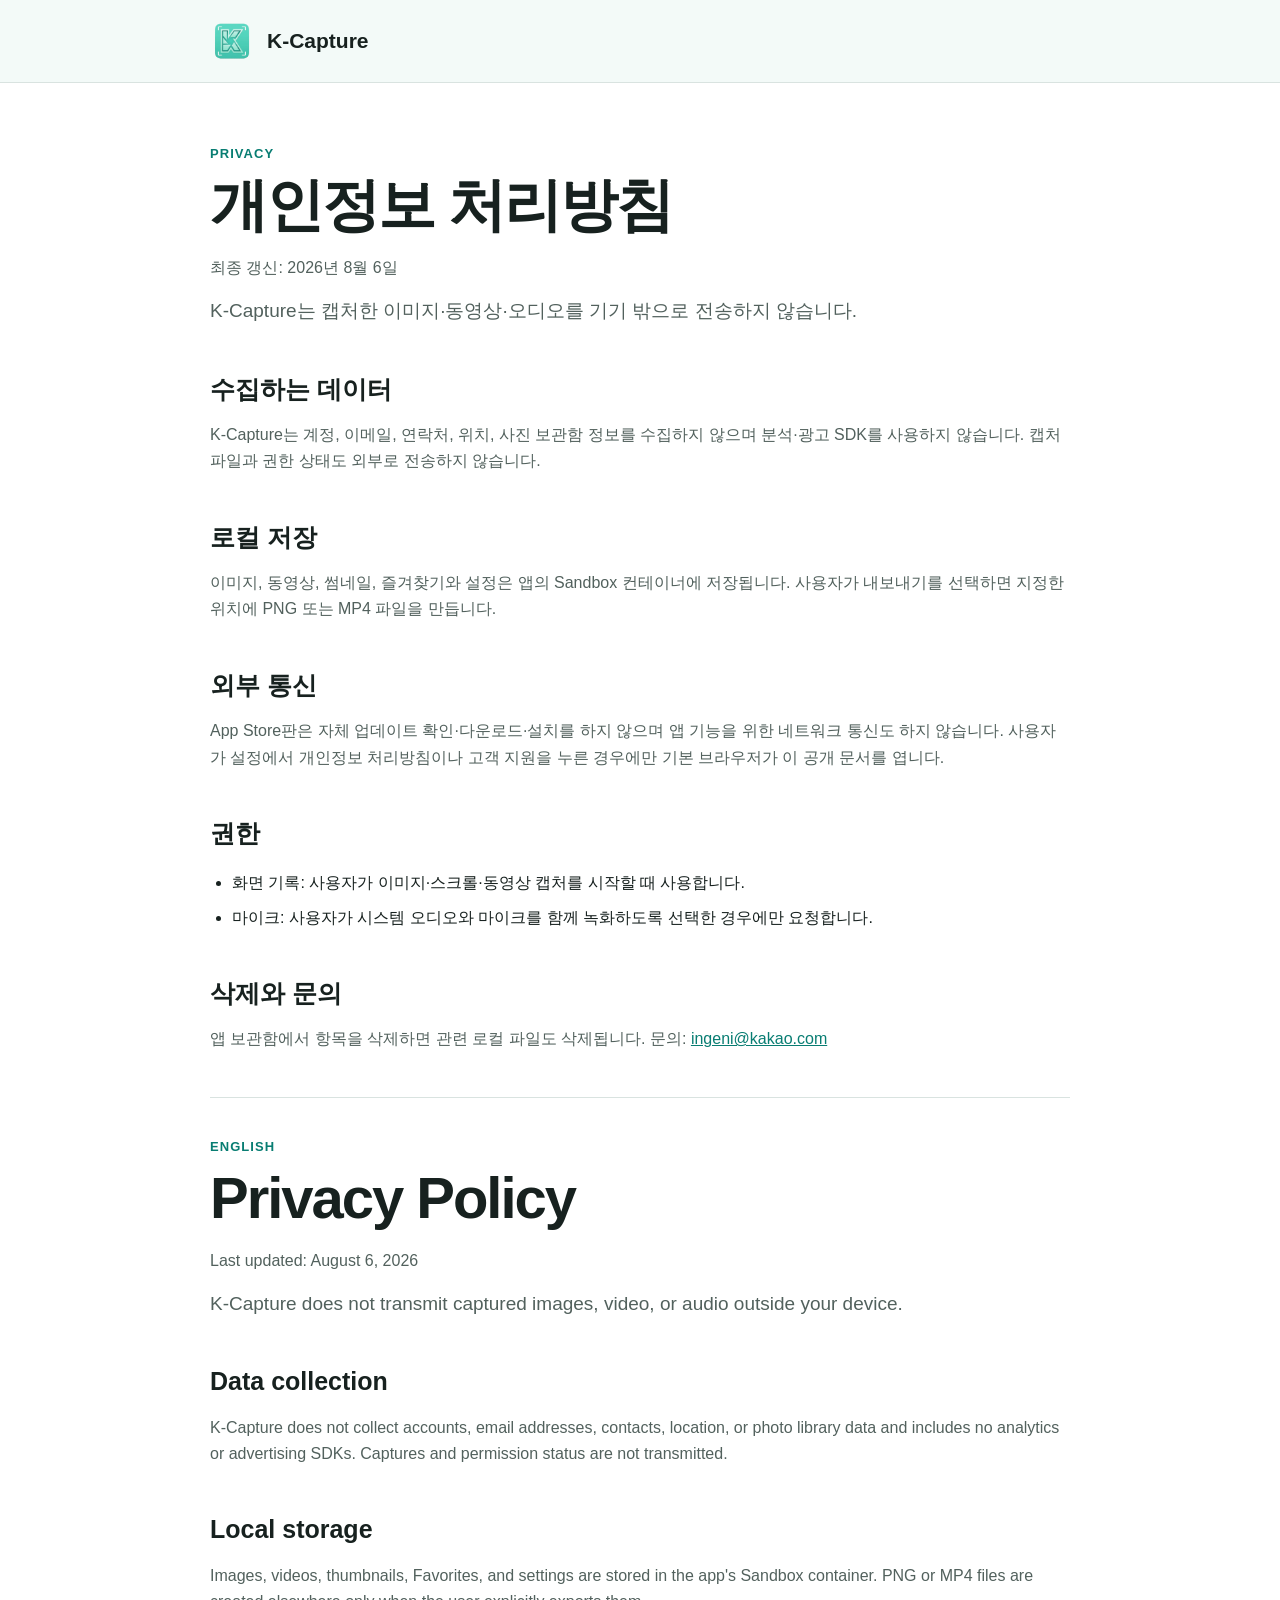
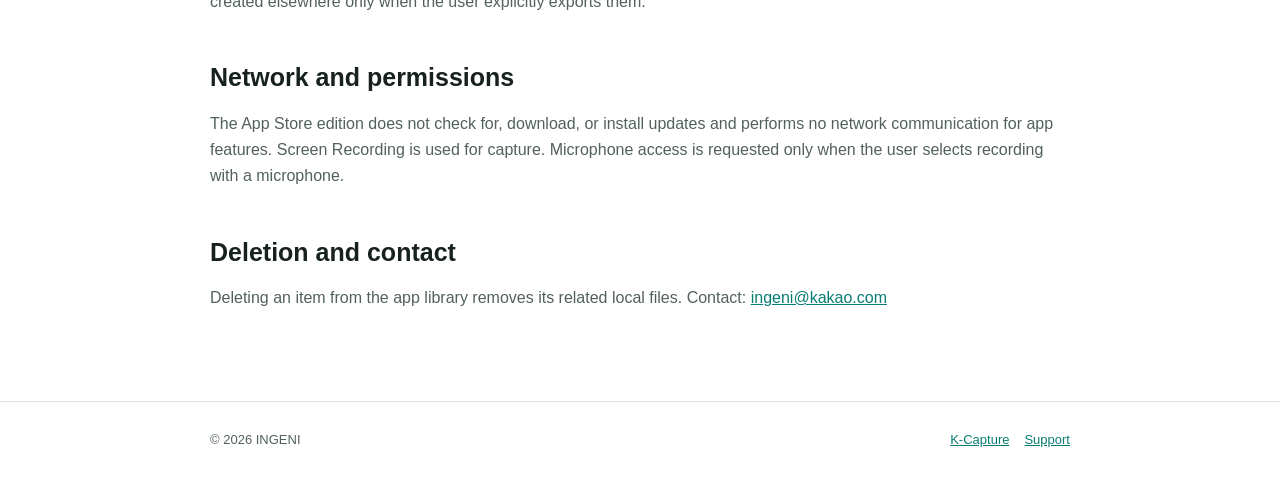
<file: docs/privacy.html>
<!doctype html>
<html lang="ko">
<head>
  <meta charset="utf-8">
  <meta name="viewport" content="width=device-width, initial-scale=1">
  <meta name="description" content="K-Capture 개인정보 처리방침과 Privacy Policy">
  <title>K-Capture · 개인정보 처리방침</title>
  <link rel="stylesheet" href="site-info.css">
</head>
<body>
  <header><div class="shell"><a class="brand" href="app-store.html"><img src="icon.png" alt="">K-Capture</a></div></header>
  <main class="shell">
    <div class="eyebrow">Privacy</div>
    <h1>개인정보 처리방침</h1>
    <p>최종 갱신: 2026년 8월 6일</p>
    <p class="lead">K-Capture는 캡처한 이미지·동영상·오디오를 기기 밖으로 전송하지 않습니다.</p>

    <section>
      <h2>수집하는 데이터</h2>
      <p>K-Capture는 계정, 이메일, 연락처, 위치, 사진 보관함 정보를 수집하지 않으며 분석·광고 SDK를 사용하지 않습니다. 캡처 파일과 권한 상태도 외부로 전송하지 않습니다.</p>
      <h2>로컬 저장</h2>
      <p>이미지, 동영상, 썸네일, 즐겨찾기와 설정은 앱의 Sandbox 컨테이너에 저장됩니다. 사용자가 내보내기를 선택하면 지정한 위치에 PNG 또는 MP4 파일을 만듭니다.</p>
      <h2>외부 통신</h2>
      <p>App Store판은 자체 업데이트 확인·다운로드·설치를 하지 않으며 앱 기능을 위한 네트워크 통신도 하지 않습니다. 사용자가 설정에서 개인정보 처리방침이나 고객 지원을 누른 경우에만 기본 브라우저가 이 공개 문서를 엽니다.</p>
      <h2>권한</h2>
      <ul><li>화면 기록: 사용자가 이미지·스크롤·동영상 캡처를 시작할 때 사용합니다.</li><li>마이크: 사용자가 시스템 오디오와 마이크를 함께 녹화하도록 선택한 경우에만 요청합니다.</li></ul>
      <h2>삭제와 문의</h2>
      <p>앱 보관함에서 항목을 삭제하면 관련 로컬 파일도 삭제됩니다. 문의: <a href="mailto:ingeni@kakao.com">ingeni@kakao.com</a></p>
    </section>

    <section lang="en">
      <div class="eyebrow">English</div>
      <h1>Privacy Policy</h1>
      <p>Last updated: August 6, 2026</p>
      <p class="lead">K-Capture does not transmit captured images, video, or audio outside your device.</p>
      <h2>Data collection</h2>
      <p>K-Capture does not collect accounts, email addresses, contacts, location, or photo library data and includes no analytics or advertising SDKs. Captures and permission status are not transmitted.</p>
      <h2>Local storage</h2>
      <p>Images, videos, thumbnails, Favorites, and settings are stored in the app's Sandbox container. PNG or MP4 files are created elsewhere only when the user explicitly exports them.</p>
      <h2>Network and permissions</h2>
      <p>The App Store edition does not check for, download, or install updates and performs no network communication for app features. Screen Recording is used for capture. Microphone access is requested only when the user selects recording with a microphone.</p>
      <h2>Deletion and contact</h2>
      <p>Deleting an item from the app library removes its related local files. Contact: <a href="mailto:ingeni@kakao.com">ingeni@kakao.com</a></p>
    </section>
  </main>
  <footer><div class="shell"><span>© 2026 INGENI</span><nav><a href="app-store.html">K-Capture</a><a href="support.html">Support</a></nav></div></footer>
</body>
</html>
</file>
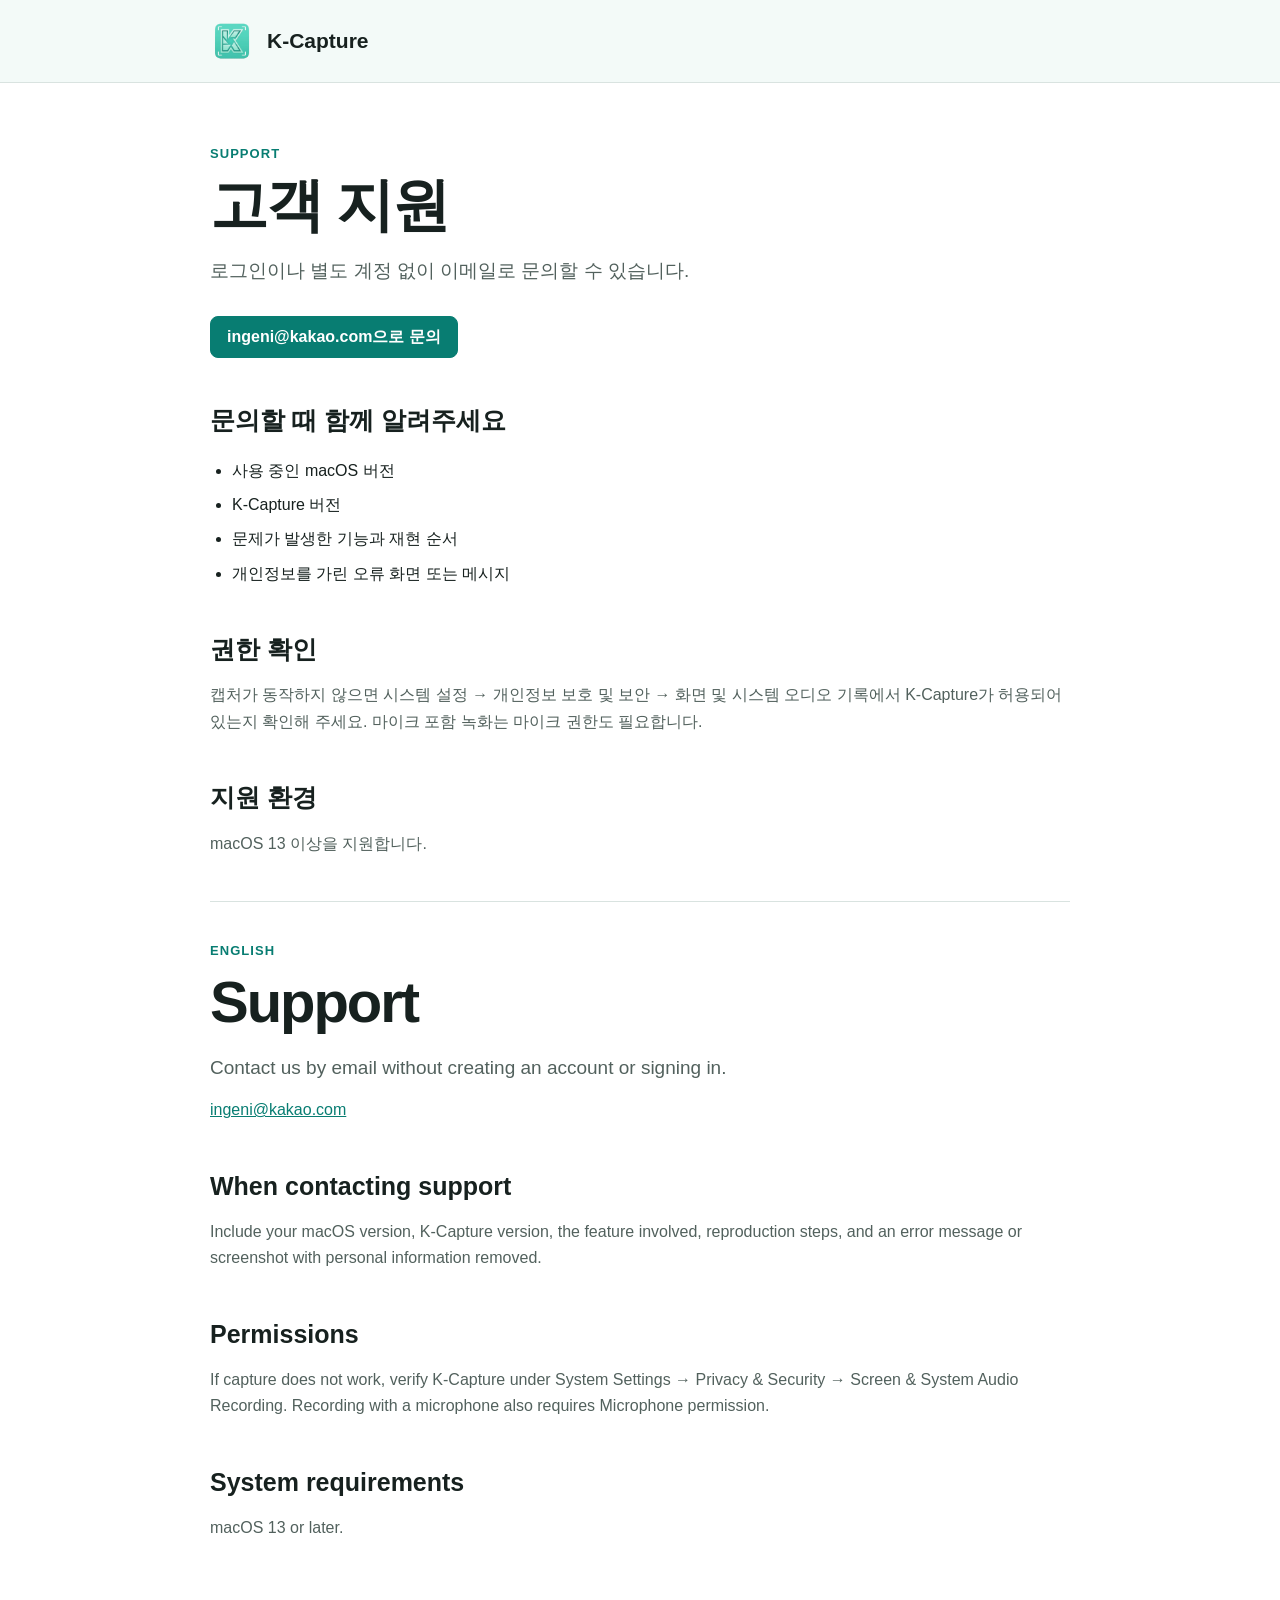
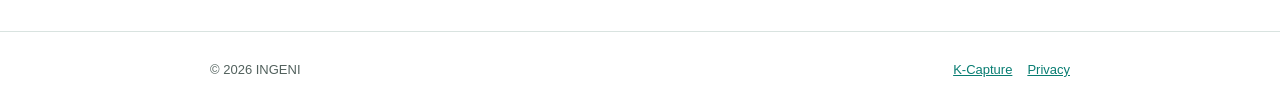
<file: docs/support.html>
<!doctype html>
<html lang="ko">
<head>
  <meta charset="utf-8">
  <meta name="viewport" content="width=device-width, initial-scale=1">
  <meta name="description" content="K-Capture 고객 지원과 Support">
  <title>K-Capture · 고객 지원</title>
  <link rel="stylesheet" href="site-info.css">
</head>
<body>
  <header><div class="shell"><a class="brand" href="app-store.html"><img src="icon.png" alt="">K-Capture</a></div></header>
  <main class="shell">
    <div class="eyebrow">Support</div>
    <h1>고객 지원</h1>
    <p class="lead">로그인이나 별도 계정 없이 이메일로 문의할 수 있습니다.</p>
    <div class="links"><a class="button primary" href="mailto:ingeni@kakao.com?subject=K-Capture%20Support">ingeni@kakao.com으로 문의</a></div>

    <section>
      <h2>문의할 때 함께 알려주세요</h2>
      <ul><li>사용 중인 macOS 버전</li><li>K-Capture 버전</li><li>문제가 발생한 기능과 재현 순서</li><li>개인정보를 가린 오류 화면 또는 메시지</li></ul>
      <h2>권한 확인</h2>
      <p>캡처가 동작하지 않으면 시스템 설정 → 개인정보 보호 및 보안 → 화면 및 시스템 오디오 기록에서 K-Capture가 허용되어 있는지 확인해 주세요. 마이크 포함 녹화는 마이크 권한도 필요합니다.</p>
      <h2>지원 환경</h2>
      <p>macOS 13 이상을 지원합니다.</p>
    </section>

    <section lang="en">
      <div class="eyebrow">English</div>
      <h1>Support</h1>
      <p class="lead">Contact us by email without creating an account or signing in.</p>
      <p><a href="mailto:ingeni@kakao.com?subject=K-Capture%20Support">ingeni@kakao.com</a></p>
      <h2>When contacting support</h2>
      <p>Include your macOS version, K-Capture version, the feature involved, reproduction steps, and an error message or screenshot with personal information removed.</p>
      <h2>Permissions</h2>
      <p>If capture does not work, verify K-Capture under System Settings → Privacy &amp; Security → Screen &amp; System Audio Recording. Recording with a microphone also requires Microphone permission.</p>
      <h2>System requirements</h2>
      <p>macOS 13 or later.</p>
    </section>
  </main>
  <footer><div class="shell"><span>© 2026 INGENI</span><nav><a href="app-store.html">K-Capture</a><a href="privacy.html">Privacy</a></nav></div></footer>
</body>
</html>
</file>
<file: docs/site-info.css>
:root {
  color-scheme: light;
  --ink: #17211f;
  --muted: #52615d;
  --line: #d9e3e0;
  --mint: #19b8a8;
  --mint-dark: #087d72;
  --wash: #f3faf8;
  --paper: #ffffff;
}

* { box-sizing: border-box; }
body {
  margin: 0;
  background: var(--paper);
  color: var(--ink);
  font-family: -apple-system, BlinkMacSystemFont, "Segoe UI", sans-serif;
  line-height: 1.65;
}
a { color: var(--mint-dark); }
.shell { width: min(100% - 40px, 860px); margin: 0 auto; }
header { border-bottom: 1px solid var(--line); background: var(--wash); }
.brand {
  display: flex;
  min-height: 82px;
  align-items: center;
  gap: 13px;
  color: var(--ink);
  font-size: 21px;
  font-weight: 800;
  text-decoration: none;
}
.brand img { width: 44px; height: 44px; border-radius: 11px; }
main { padding: 60px 0 76px; }
.eyebrow { color: var(--mint-dark); font-size: 13px; font-weight: 800; letter-spacing: .08em; text-transform: uppercase; }
h1 { margin: 10px 0 18px; font-size: clamp(36px, 7vw, 58px); line-height: 1.08; letter-spacing: -.035em; }
h2 { margin: 42px 0 12px; font-size: 25px; }
h3 { margin: 22px 0 5px; font-size: 18px; }
p { margin: 0 0 14px; color: var(--muted); }
.lead { max-width: 720px; font-size: 19px; }
.notice {
  margin: 30px 0;
  padding: 22px 24px;
  border: 1px solid #a9ded7;
  border-radius: 12px;
  background: var(--wash);
}
.notice strong { display: block; margin-bottom: 4px; color: var(--mint-dark); font-size: 18px; }
.grid { display: grid; grid-template-columns: repeat(2, minmax(0, 1fr)); gap: 14px; margin-top: 26px; }
.card { padding: 22px; border: 1px solid var(--line); border-radius: 12px; }
.card h3 { margin-top: 0; }
.links { display: flex; flex-wrap: wrap; gap: 10px; margin-top: 30px; }
.button {
  display: inline-flex;
  min-height: 42px;
  align-items: center;
  padding: 0 16px;
  border: 1px solid var(--mint-dark);
  border-radius: 8px;
  color: var(--mint-dark);
  font-weight: 750;
  text-decoration: none;
}
.button.primary { background: var(--mint-dark); color: white; }
section + section { margin-top: 44px; padding-top: 38px; border-top: 1px solid var(--line); }
ul { padding-left: 22px; }
li + li { margin-top: 8px; }
footer { padding: 27px 0; border-top: 1px solid var(--line); color: var(--muted); font-size: 13px; }
footer .shell { display: flex; justify-content: space-between; gap: 20px; }
footer nav { display: flex; gap: 15px; }
@media (max-width: 620px) {
  main { padding-top: 42px; }
  .grid { grid-template-columns: 1fr; }
  footer .shell { display: block; }
  footer nav { margin-top: 8px; }
}
</file>
